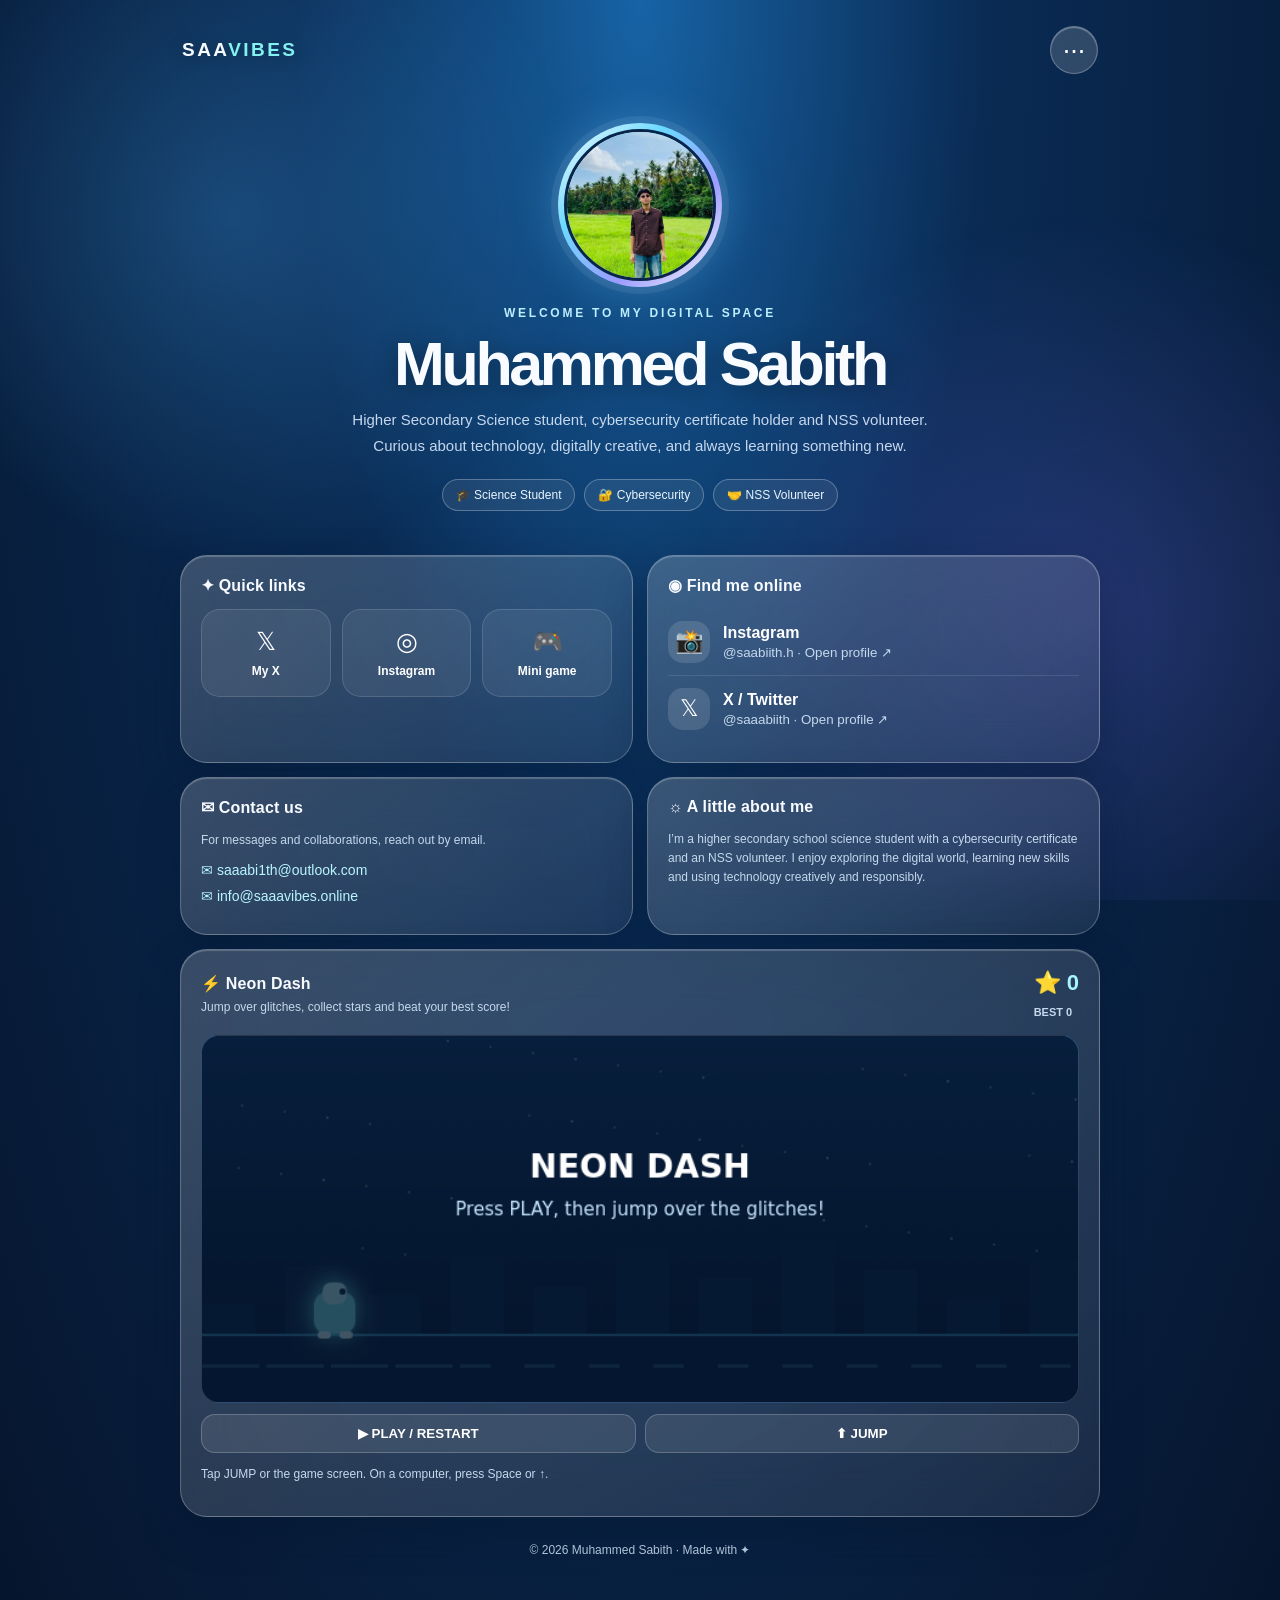
<file: saavibes-new-1.html>
<!DOCTYPE html>
<html lang="en">
<head>
<meta charset="UTF-8">
<meta name="viewport" content="width=device-width, initial-scale=1">
<meta name="theme-color" content="#071b38">
<meta name="description" content="Muhammed Sabith — digital space, interests and links.">
<title>Saavibes — Muhammed Sabith</title>
<style>
:root{--white:#f8fbff;--muted:#c6d8ee;--glass:rgba(255,255,255,.16);--edge:rgba(255,255,255,.27);--blue:#67b9ff;--cyan:#83f1f0}
*{box-sizing:border-box}html{scroll-behavior:smooth}body{margin:0;min-height:100vh;color:var(--white);font-family:-apple-system,BlinkMacSystemFont,"SF Pro Display","Segoe UI",sans-serif;background:radial-gradient(ellipse at 50% 0%,#1763a5 0,#0a2b54 38%,#06152d 100%);overflow-x:hidden}
body:before{content:"";position:fixed;inset:0;pointer-events:none;background:radial-gradient(circle at 18% 24%,rgba(76,181,255,.24),transparent 28%),radial-gradient(circle at 85% 68%,rgba(131,116,255,.22),transparent 32%);z-index:-1}
.wrap{width:min(920px,calc(100% - 30px));margin:auto;padding:22px 0 45px}
.top{display:flex;align-items:center;justify-content:space-between;margin:4px 2px 25px}
.logo{font-size:19px;font-weight:800;letter-spacing:.13em;text-shadow:0 2px 16px #0005}.logo span{color:var(--cyan)}
.dots{width:48px;height:48px;border:1px solid var(--edge);border-radius:50%;background:var(--glass);backdrop-filter:blur(24px);color:white;font-size:27px;line-height:1;cursor:pointer;box-shadow:inset 0 1px 1px #fff5}
.menu{display:none;position:absolute;right:max(15px,calc((100vw - 920px)/2));top:78px;z-index:8;width:205px;padding:9px;border:1px solid var(--edge);border-radius:20px;background:rgba(7,24,49,.9);backdrop-filter:blur(28px);box-shadow:0 18px 55px #0007}.menu.open{display:grid}.menu a,.menu button{border:0;text-align:left;padding:13px 14px;border-radius:13px;background:transparent;color:white;text-decoration:none;font:inherit;cursor:pointer}.menu a:hover,.menu button:hover{background:#ffffff20}
.hero{text-align:center;padding:24px 10px 30px}
.avatar-ring{width:164px;height:164px;padding:6px;margin:0 auto 19px;border-radius:50%;background:linear-gradient(135deg,#fff,#6bd9ff,#9c9cff,#fff);box-shadow:0 0 0 7px #ffffff12,0 0 48px #70caff55}
.avatar{width:100%;height:100%;border-radius:50%;object-fit:cover;object-position:center 25%;border:3px solid #09264a}
.kicker{font-size:12px;letter-spacing:.23em;text-transform:uppercase;color:#bceeff;font-weight:750}
h1{font-size:clamp(36px,8vw,61px);letter-spacing:-.055em;margin:9px 0 8px;text-shadow:0 5px 25px #0005}
.intro{max-width:620px;margin:0 auto;color:var(--muted);font-size:15px;line-height:1.75}
.pills{display:flex;justify-content:center;gap:9px;flex-wrap:wrap;margin:19px 0 0}.pill{padding:8px 13px;border:1px solid var(--edge);border-radius:30px;background:#ffffff13;color:#e9f6ff;font-size:12px;backdrop-filter:blur(14px)}
.grid{display:grid;grid-template-columns:repeat(2,minmax(0,1fr));gap:14px;margin-top:14px}
.card{border:1px solid var(--edge);border-radius:27px;padding:20px;background:linear-gradient(145deg,rgba(255,255,255,.2),rgba(255,255,255,.075));box-shadow:inset 0 1px 1px #ffffff38,0 16px 42px #00142e55;backdrop-filter:blur(24px)}
.card h2{font-size:16px;margin:0 0 14px;letter-spacing:.01em}.sub{font-size:12px;color:#c5d9ed;line-height:1.6}
.tile-row{display:flex;gap:11px;flex-wrap:wrap}.tile{flex:1;min-width:90px;min-height:88px;border:1px solid #ffffff22;border-radius:19px;background:#ffffff12;display:flex;flex-direction:column;align-items:center;justify-content:center;gap:8px;text-align:center;padding:12px;color:white;text-decoration:none;transition:.2s}.tile:hover{transform:translateY(-3px);background:#ffffff25}.tile .ico{font-size:25px}.tile b{font-size:12px}
.social{display:flex;align-items:center;gap:13px;padding:12px 0;text-decoration:none;color:white;border-bottom:1px solid #ffffff1c}.social:last-child{border:0}.social-icon{width:42px;height:42px;border-radius:15px;display:grid;place-items:center;background:#ffffff20;font-size:23px}.social small{display:block;color:#c5d9ed;margin-top:3px}
.contact a{display:block;color:#b8f5ff;text-decoration:none;overflow-wrap:anywhere;margin:10px 0;font-size:14px}
.game{margin-top:14px}.game-head{display:flex;justify-content:space-between;align-items:center;gap:10px}.score{font-weight:800;color:#a5f4ff;font-size:22px}
canvas{display:block;width:100%;height:auto;aspect-ratio:620/260;margin-top:13px;border-radius:18px;background:linear-gradient(#0c315c,#07172e);border:1px solid #ffffff24;touch-action:pan-y}
.controls{display:flex;gap:9px;margin-top:11px}.controls button{flex:1;border:1px solid #ffffff35;background:#ffffff18;color:white;border-radius:14px;padding:11px;font-weight:700}
footer{text-align:center;color:#bdd0e4;font-size:12px;padding:26px 0 0}
@media(max-width:620px){.grid{grid-template-columns:1fr}.wrap{width:calc(100% - 24px)}.hero{padding-top:16px}.avatar-ring{width:148px;height:148px}.card{padding:18px}}
</style>
</head>
<body>
<div class="wrap">
<header class="top"><div class="logo">SAA<span>VIBES</span></div>
<button class="dots" id="dots" aria-label="Open menu" aria-expanded="false">···</button>
<nav class="menu" id="menu">
<a href="#about">About</a><a href="#connect">Social media</a><a href="#play">Play game</a><a href="#contact">Contact us</a>
</nav></header>
<main>
<section class="hero" id="about">
<div class="avatar-ring"><img class="avatar" src="[data-uri]" alt="Muhammed Sabith"></div>
<div class="kicker">Welcome to my digital space</div>
<h1>Muhammed Sabith</h1>
<p class="intro">Higher Secondary Science student, cybersecurity certificate holder and NSS volunteer. Curious about technology, digitally creative, and always learning something new.</p>
<div class="pills"><span class="pill">🎓 Science Student</span><span class="pill">🔐 Cybersecurity</span><span class="pill">🤝 NSS Volunteer</span></div>
</section>
<div class="grid">
<section class="card"><h2>✦ Quick links</h2><div class="tile-row">
<a class="tile" href="https://x.com/saaabiith" target="_blank" rel="noopener"><span class="ico">𝕏</span><b>My X</b></a>
<a class="tile" href="https://www.instagram.com/saabiith.h" target="_blank" rel="noopener"><span class="ico">◎</span><b>Instagram</b></a>
<a class="tile" href="#play"><span class="ico">🎮</span><b>Mini game</b></a>
</div></section>
<section class="card" id="connect"><h2>◉ Find me online</h2>
<a class="social" href="https://www.instagram.com/saabiith.h" target="_blank" rel="noopener"><span class="social-icon">📸</span><span><b>Instagram</b><small>@saabiith.h · Open profile ↗</small></span></a>
<a class="social" href="https://x.com/saaabiith" target="_blank" rel="noopener"><span class="social-icon">𝕏</span><span><b>X / Twitter</b><small>@saaabiith · Open profile ↗</small></span></a>
</section>
<section class="card contact" id="contact"><h2>✉ Contact us</h2><p class="sub">For messages and collaborations, reach out by email.</p>
<a href="mailto:saaabi1th@outlook.com">✉ saaabi1th@outlook.com</a>
<a href="mailto:info@saaavibes.online">✉ info@saaavibes.online</a>
</section>
<section class="card"><h2>☼ A little about me</h2><p class="sub">I’m a higher secondary school science student with a cybersecurity certificate and an NSS volunteer. I enjoy exploring the digital world, learning new skills and using technology creatively and responsibly.</p></section>
</div>
<section class="card game" id="play">
<div class="game-head"><div><h2 style="margin:0 0 5px">⚡ Neon Dash</h2><div class="sub">Jump over glitches, collect stars and beat your best score!</div></div><div class="score">⭐ <span id="score">0</span><br><small style="font-size:11px;color:#c5d9ed">BEST <span id="best">0</span></small></div></div>
<canvas id="game" width="720" height="300" aria-label="Neon Dash endless runner game"></canvas>
<div class="controls"><button id="start">▶ PLAY / RESTART</button><button id="jump">⬆ JUMP</button></div>
<p class="sub" id="gameHint">Tap JUMP or the game screen. On a computer, press Space or ↑. Collect stars and dodge the red glitch blocks!</p>
</section></main>
<footer>© <span id="year"></span> Muhammed Sabith · Made with ✦</footer>
</div>
<script>
const dots=document.getElementById('dots'),menu=document.getElementById('menu');
dots.onclick=()=>{menu.classList.toggle('open');dots.setAttribute('aria-expanded',menu.classList.contains('open'))};
menu.querySelectorAll('a').forEach(a=>a.onclick=()=>{menu.classList.remove('open');dots.setAttribute('aria-expanded','false')});
document.getElementById('year').textContent=new Date().getFullYear();


const canvas=document.getElementById('game');
const ctx=canvas.getContext('2d');
const scoreNode=document.getElementById('score');
const bestNode=document.getElementById('best');
const hint=document.getElementById('gameHint');
const W=canvas.width,H=canvas.height,ground=244;
let player, obstacles, stars, score, best=0, speed, running=false, over=false, last=0, spawn=0, starSpawn=0, raf=0, clouds=[];
function fresh(){
 player={x:92,y:ground-42,w:34,h:42,vy:0,onGround:true};
 obstacles=[];stars=[];score=0;speed=5;spawn=65;starSpawn=95;
 scoreNode.textContent='0';bestNode.textContent=best;
 running=false;over=false;hint.textContent='Tap JUMP or the game screen. On a computer, press Space or ↑.';
}
function rounded(x,y,w,h,r,color){
 ctx.fillStyle=color;ctx.beginPath();ctx.roundRect(x,y,w,h,r);ctx.fill();
}
function draw(){
 ctx.clearRect(0,0,W,H);
 const sky=ctx.createLinearGradient(0,0,0,H);sky.addColorStop(0,'#123e70');sky.addColorStop(1,'#07172d');ctx.fillStyle=sky;ctx.fillRect(0,0,W,H);
 // stars in the background
 for(let i=0;i<48;i++){ctx.fillStyle=i%3?'#ffffff55':'#9defff99';ctx.fillRect((i*137)%W,(i*71)%180,2,2);}
 // distant skyline
 ctx.fillStyle='#102b4a';for(let i=0;i<12;i++){let bx=i*68;let bh=25+(i*31%55);ctx.fillRect(bx,ground-bh,44,bh);}
 ctx.fillStyle='#3d8db0';ctx.fillRect(0,ground,W,2);
 ctx.fillStyle='#0b2543';ctx.fillRect(0,ground+2,W,H-ground);
 for(let i=0;i<18;i++){let xx=(i*53-(running?score*2:0))%W;ctx.fillStyle='#2c5877';ctx.fillRect((xx+W)%W,ground+25,25,3);}
 // collectible stars
 stars.forEach(s=>{ctx.save();ctx.shadowColor='#ffe88b';ctx.shadowBlur=16;ctx.fillStyle='#ffe88b';ctx.font='25px system-ui';ctx.fillText('★',s.x,s.y);ctx.restore();});
 // glitch barriers
 obstacles.forEach(o=>{ctx.save();ctx.shadowColor='#ff4d78';ctx.shadowBlur=15;rounded(o.x,o.y,o.w,o.h,7,'#ff557b');rounded(o.x+5,o.y+5,o.w-10,5,3,'#ffd1dc');ctx.restore();});
 // player runner
 ctx.save();ctx.shadowColor='#77f1f0';ctx.shadowBlur=20;
 rounded(player.x,player.y+8,player.w,player.h-8,10,'#80ecec');
 rounded(player.x+7,player.y,player.w-14,18,7,'#c6ffff');
 ctx.shadowBlur=0;rounded(player.x+21,player.y+5,5,5,2,'#102a4b');
 rounded(player.x+3,player.y+player.h-2,11,6,3,'#e3ffff');
 rounded(player.x+21,player.y+player.h-2,11,6,3,'#e3ffff');ctx.restore();
 if(!running){ctx.fillStyle='#031329b8';ctx.fillRect(0,0,W,H);ctx.textAlign='center';ctx.fillStyle='#fff';ctx.font='800 27px system-ui';ctx.fillText(over?'RUN OVER':'NEON DASH',W/2,116);ctx.fillStyle='#c8e8ff';ctx.font='15px system-ui';ctx.fillText(over?'Tap PLAY / RESTART and try again':'Press PLAY, then jump over the glitches!',W/2,147);}
}
function start(){
 cancelAnimationFrame(raf);fresh();running=true;hint.textContent='Nice! Keep jumping and collecting stars.';last=performance.now();raf=requestAnimationFrame(loop);
}
function jump(){
 if(!running){if(!over)start();else return;}
 if(player.onGround){player.vy=-12.5;player.onGround=false;}
}
function finish(){
 running=false;over=true;best=Math.max(best,Math.floor(score));bestNode.textContent=best;
 hint.textContent='Game over! Your score: '+Math.floor(score)+'. Press PLAY / RESTART to go again.';
 draw();
}
function hit(a,b){return a.x+5<b.x+b.w-4&&a.x+a.w-5>b.x+4&&a.y+5<b.y+b.h-3&&a.y+a.h-3>b.y+3;}
function loop(now){
 if(!running)return;
 const dt=Math.min((now-last)/16.67,2)||1;last=now;
 score+=0.12*dt;speed=Math.min(10,5+score/90);scoreNode.textContent=Math.floor(score);
 player.vy+=0.62*dt;player.y+=player.vy*dt;
 if(player.y>=ground-player.h){player.y=ground-player.h;player.vy=0;player.onGround=true;}
 spawn-=dt;starSpawn-=dt;
 if(spawn<=0){const h=28+Math.random()*20;obstacles.push({x:W+15,y:ground-h,w:25+Math.random()*12,h});spawn=Math.max(43,88-Math.random()*24-score/12);}
 if(starSpawn<=0){stars.push({x:W+10,y:ground-80-Math.random()*65});starSpawn=95+Math.random()*65;}
 obstacles.forEach(o=>o.x-=speed*dt);stars.forEach(s=>s.x-=speed*dt);
 for(let i=obstacles.length-1;i>=0;i--){if(hit(player,obstacles[i])){finish();return;}if(obstacles[i].x+obstacles[i].w<0)obstacles.splice(i,1);}
 for(let i=stars.length-1;i>=0;i--){let s=stars[i];if(player.x<s.x+22&&player.x+player.w>s.x+3&&player.y<s.y+4&&player.y+player.h>s.y-20){score+=15;stars.splice(i,1);continue;}if(s.x<-30)stars.splice(i,1);}
 draw();raf=requestAnimationFrame(loop);
}
document.getElementById('start').addEventListener('click',start);
document.getElementById('jump').addEventListener('pointerdown',e=>{e.preventDefault();jump();});
canvas.addEventListener('pointerdown',e=>{e.preventDefault();jump();});
document.addEventListener('keydown',e=>{if(e.code==='Space'||e.code==='ArrowUp'){e.preventDefault();if(!e.repeat)jump();}});
fresh();draw();

</script>
</body></html>
</file>
